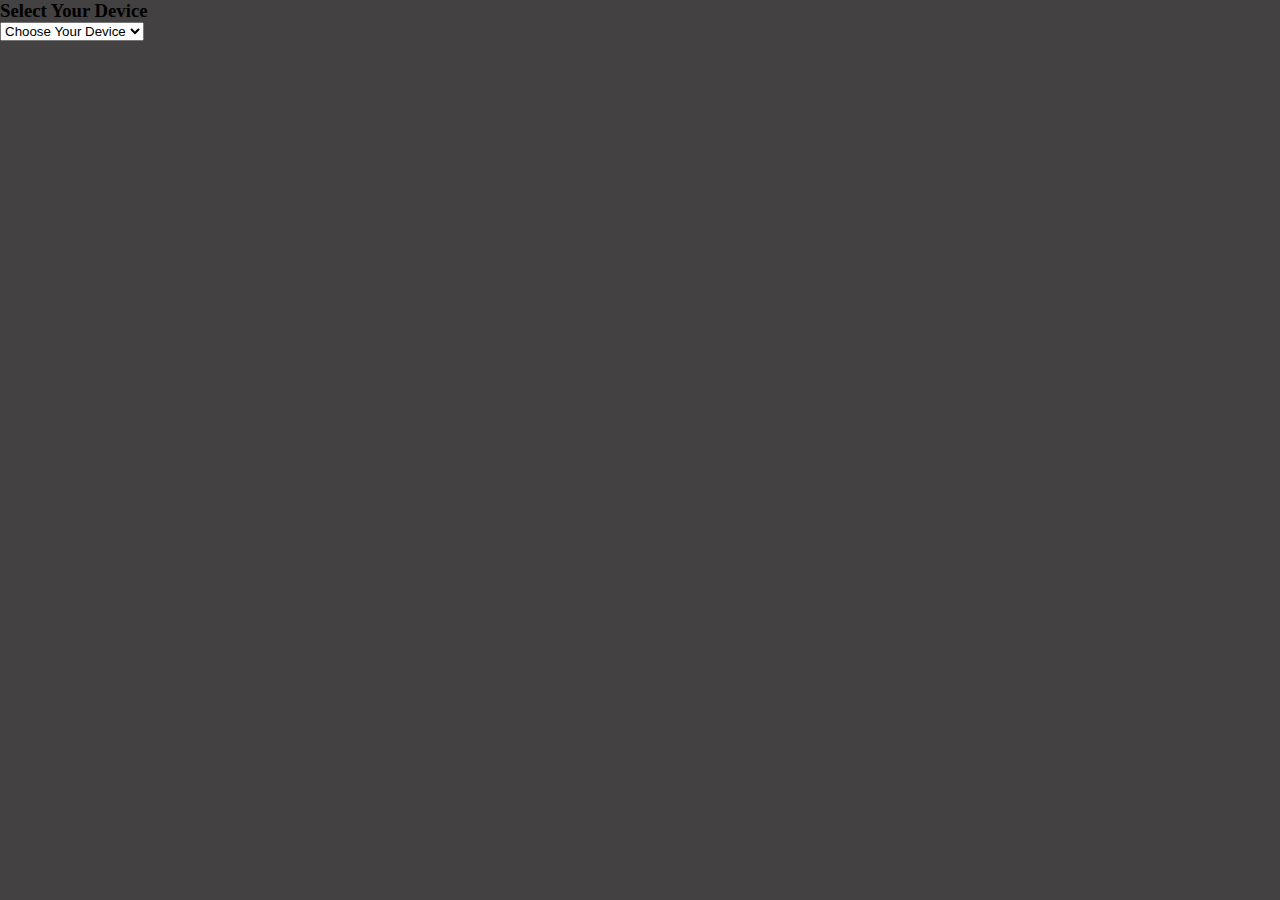
<file: p1/index.html>
<!DOCTYPE html>
<html lang="en">
<head>
    <meta charset="UTF-8">
    <meta name="viewport" content="width=device-width, initial-scale=1.0">
    <title>Document</title>
    <style>
        * {
            margin: 0;
            padding: 0;
            box-sizing: border-box;
        }
        html, body {
            height: 100%;
            width: 100%;
            background-color: #434141;
        }
        h3 {
            text-transform: capitalize;
        }
    </style>
</head>
<body>
    <h3>Select Your Device</h3>
    <select>
        <option selected disabled>Choose Your Device</option>
        <option value="samsung">Samsung</option>
        <option value="moto">Moto</option>
        <option value="apple">Apple</option>
        <option value="vivo">Vivo</option>
    </select>
    <script src="script.js"></script>
</body>
</html>
</file>
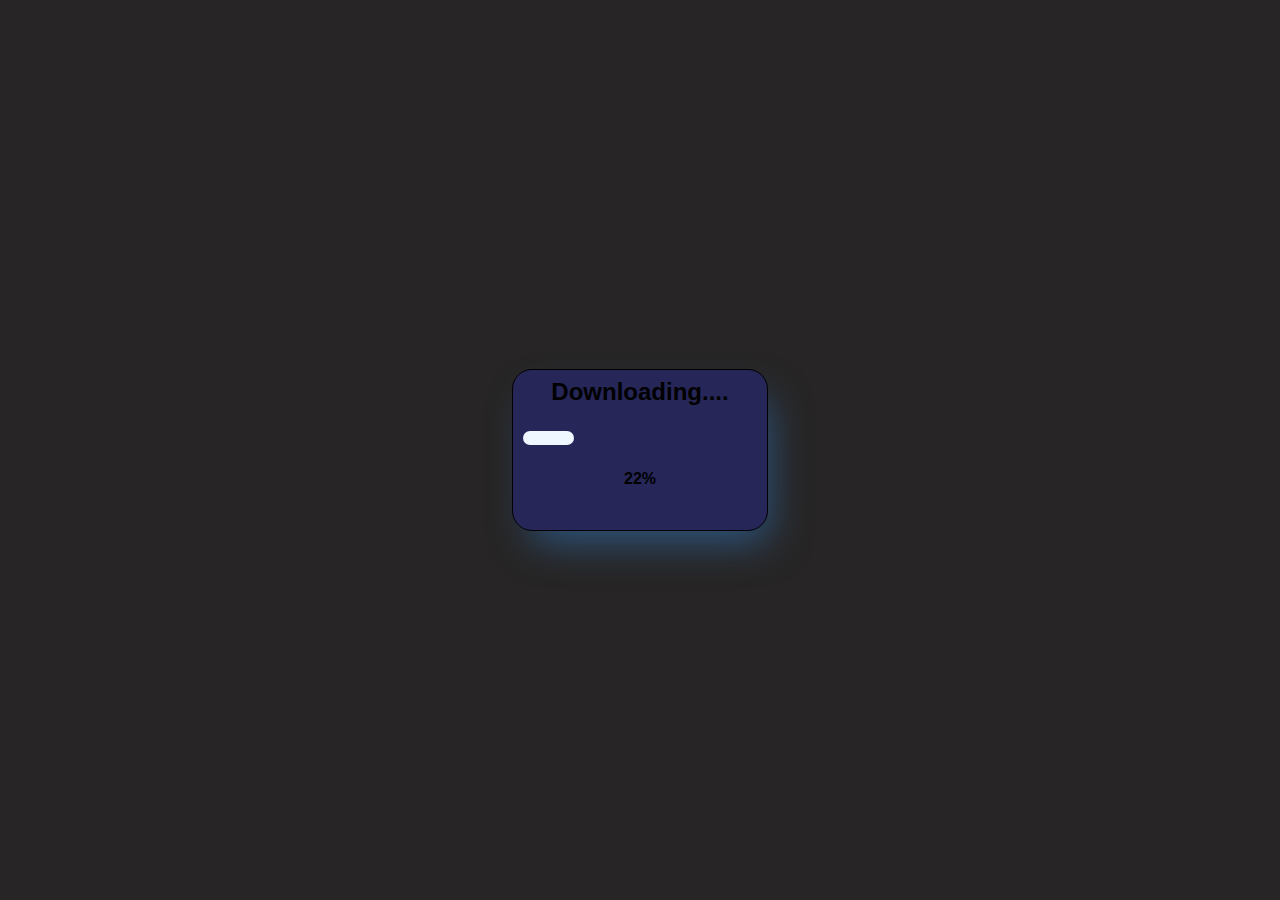
<file: p10/index.html>
<!DOCTYPE html>
<html lang="en">
<head>
    <meta charset="UTF-8">
    <meta name="viewport" content="width=device-width, initial-scale=1.0">
    <title>Document</title>
    <style>
        * {
            margin: 0;
            padding: 0;
            box-sizing: border-box;
        }

    html, body {
        height: 100%;
        width: 100%;
    }
    #main {
        height: 100%;
        width: 100%;
        background-color: #272525;
        display: flex;
        flex-direction: column;
        align-items: center;
        justify-content: center;
    }
    #box {
        height: 18%;
        width: 20%;
        background-color: rgb(38, 38, 88);
        border: 1px solid #000;
        border-radius: 20px;
        box-shadow: rgb(45, 87, 131) 10px 20px 40px -10px;
        /* display: flex;
        flex-direction: column;
        align-items: center;
        justify-content: space-around; */
        padding: 8px 10px;
        text-align: center;
        font-family: Arial, Helvetica, sans-serif;
    }
    #progressbar {
        height: 10%;
        width: 0%;
        background-color: aliceblue;
        border-radius: 14px;
        margin: 25px 0 25px 0  ;
    }
    </style>
</head>
<body>
    <div id="main">
        <div id="box">
            <h2>Downloading....</h2>
            <div id="progressbar"></div>
            <h4>0%</h4>
        </div>
    </div>
    <script src="script.js"></script>
</body>
</html>
</file>
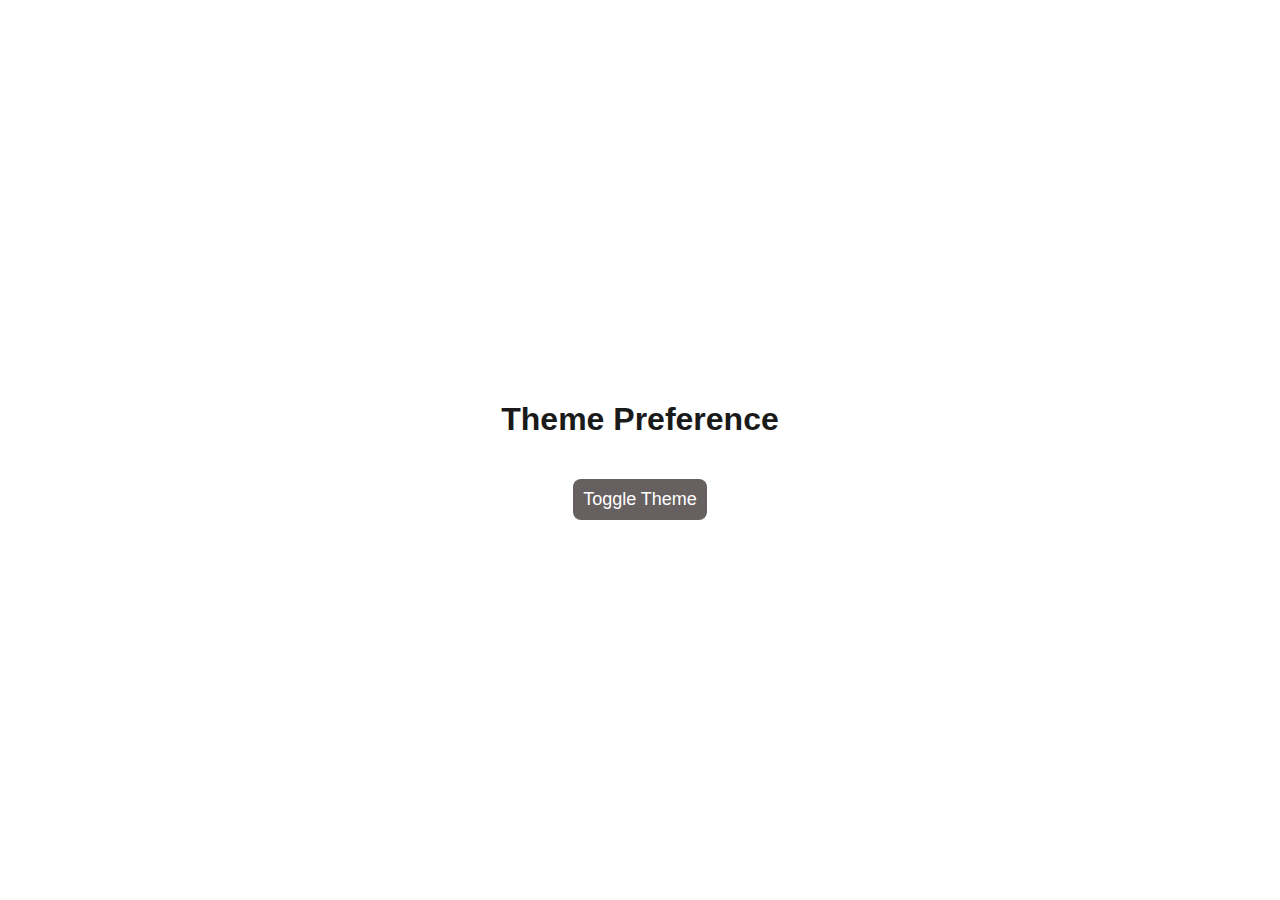
<file: p11/index.html>
<!DOCTYPE html>
<html lang="en">
<head>
    <meta charset="UTF-8">
    <meta name="viewport" content="width=device-width, initial-scale=1.0">
    <title>Document</title>
    <style>
        :root {
            --bg-light: #ffffff;
            --text-light: #1a1a1a;

            --bg-dark: #1e1e1e;
            --text-dark: #f5f5f5;
        }
        body.light {
            background-color: var(--bg-light);
            color: var(--text-light);
        }
        body.dark {
            background-color: var(--bg-dark);
            color: var(--text-dark);
        }
        body {
            margin: 0;
            font-family: Arial, Helvetica, sans-serif;
            transition:
                background-color 0.3s ease,
                color 0.3s ease;
        }
        #container {
            height: 100vh;
            display: flex;
            flex-direction: column;
            justify-content: center;
            align-items: center;
        }
        #toggleTheme {
            margin-top: 20px;
            padding: 10px;
            border: none;
            border-radius: 8px;
            background-color: #676060;
            font-size: 18px;
            color: #ffffff;
            cursor: pointer;
        }
    </style>
</head>
<body>
    <div id="container">
        <h1>Theme Preference</h1>
        <button id="toggleTheme">Toggle Theme</button>
    </div>
    <script src="script.js"></script>
</body>
</html>
</file>
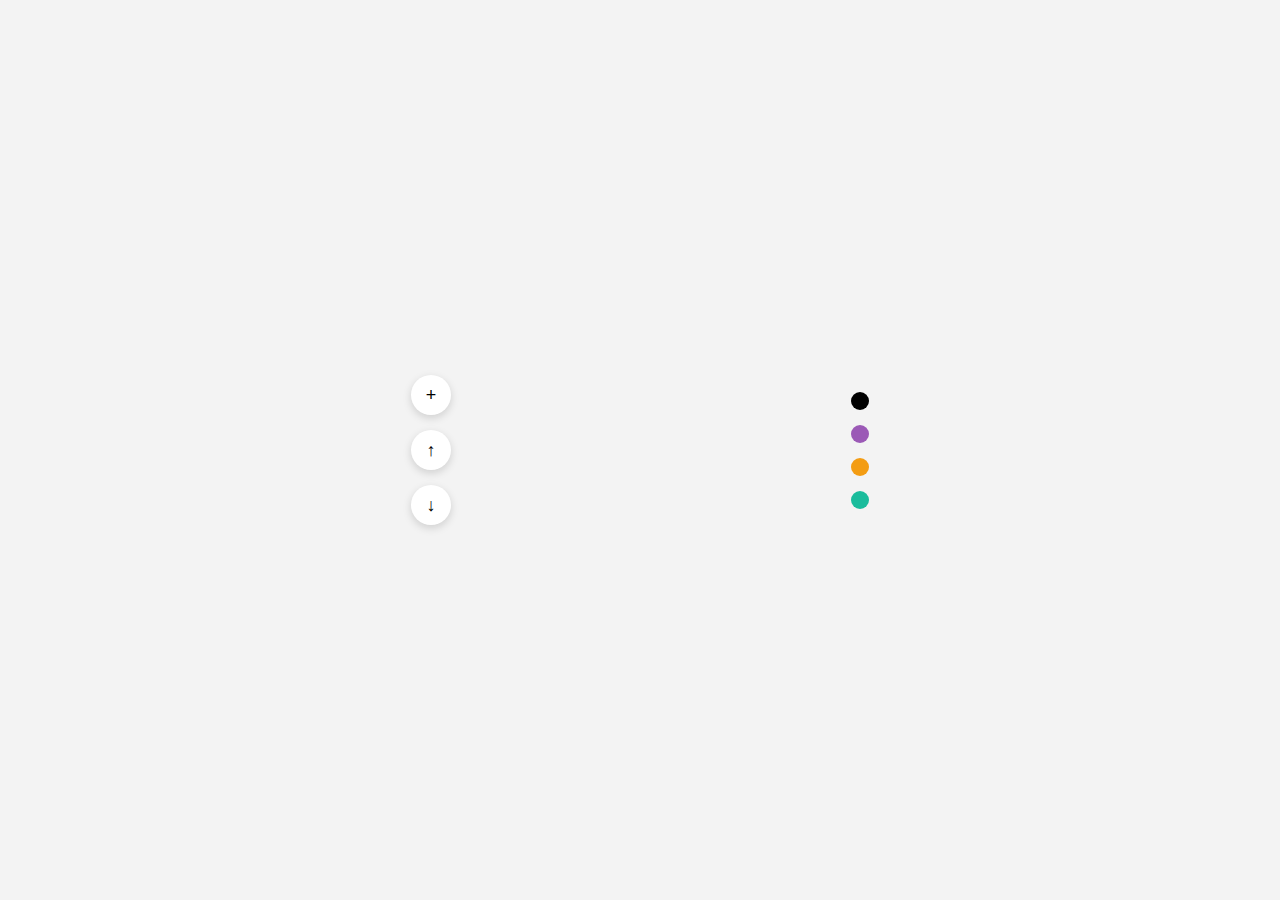
<file: p13/index.html>
<!DOCTYPE html>
<html lang="en">

<head>
    <meta charset="UTF-8">
    <meta name="viewport" content="width=device-width, initial-scale=1.0">
    <link rel="stylesheet" href="style.css">
    <title>Main-Project</title>
</head>

<body>
    <div class="main">
        <!-- form -->
        <form class="formCard">
            <h2>New Call</h2>
            <label>Image URL</label>
            <input autocomplete="off" required type="text" name="imgUrl" placeholder="https://example.com/photo.jpg">

            <label>Full Name</label>
            <input autocomplete="off" required type="text" name="fullname"  placeholder="Enter full name">

            <label>Home Town</label>
            <input autocomplete="off" required type="text" name="hometown" placeholder="Enter home town">

            <label>Purpose</label>
            <input autocomplete="off" required type="text" name="purpose" placeholder="e.g., Quick appointment note">

            <label>Category</label>
            <div class="category">
                <label class="chip emergency"><input required type="radio" name="typeofcategory" value="emergency">
                    Emergency</label>
                <label class="chip important"><input required type="radio" name="typeofcategory" value="important">
                    Important</label>
                <label class="chip urgent"><input required type="radio" name="typeofcategory" value="urgent"> Urgent</label>
                <label class="chip norush"><input required type="radio" name="typeofcategory" value="norush"> No Rush</label>
            </div>

            <div class="press">
                <button type="submit" class="prs open">Create Note</button>
                <button type="button" class="prs shut">Close</button>
            </div>
        </form>

        <!-- profile card -->
        <div class="show-card">
            <!-- Side controls -->
            <div class="side-controls">
                <div class="circle-btn plus">+</div>
                <div class="circle-btn up">↑</div>
                <div class="circle-btn down">↓</div>
            </div>

            <!--card stack-->
            <div class="card-self">
                <!-- <div class="card">
                    <div class="profile">
                        <img src="https://randomuser.me/api/portraits/women/44.jpg" alt="Profile">
                        <h2>Fatima Uma</h2>
                    </div>
                    <div class="info hometown">
                        <span>Home town</span>
                        <span>Singapore</span>
                    </div>
                    <div class="info booking">
                        <span>Bookings</span>
                        <span>3 times</span>
                    </div>
                    <div class="buttons">
                        <button class="btn call">Call</button>
                        <button class="btn message">Message</button>
                    </div>
                </div> -->
                <!-- <div class="card">
                </div>
                <div class="card">
                </div> -->
            </div>

            <!-- Color dots -->
            <div class="colors">
                <div class="color-dot black"></div>
                <div class="color-dot purple"></div>
                <div class="color-dot orange"></div>
                <div class="color-dot teal"></div>
            </div>
        </div>
    </div>
    <script src="script.js"></script>
</body>

</html>
</file>
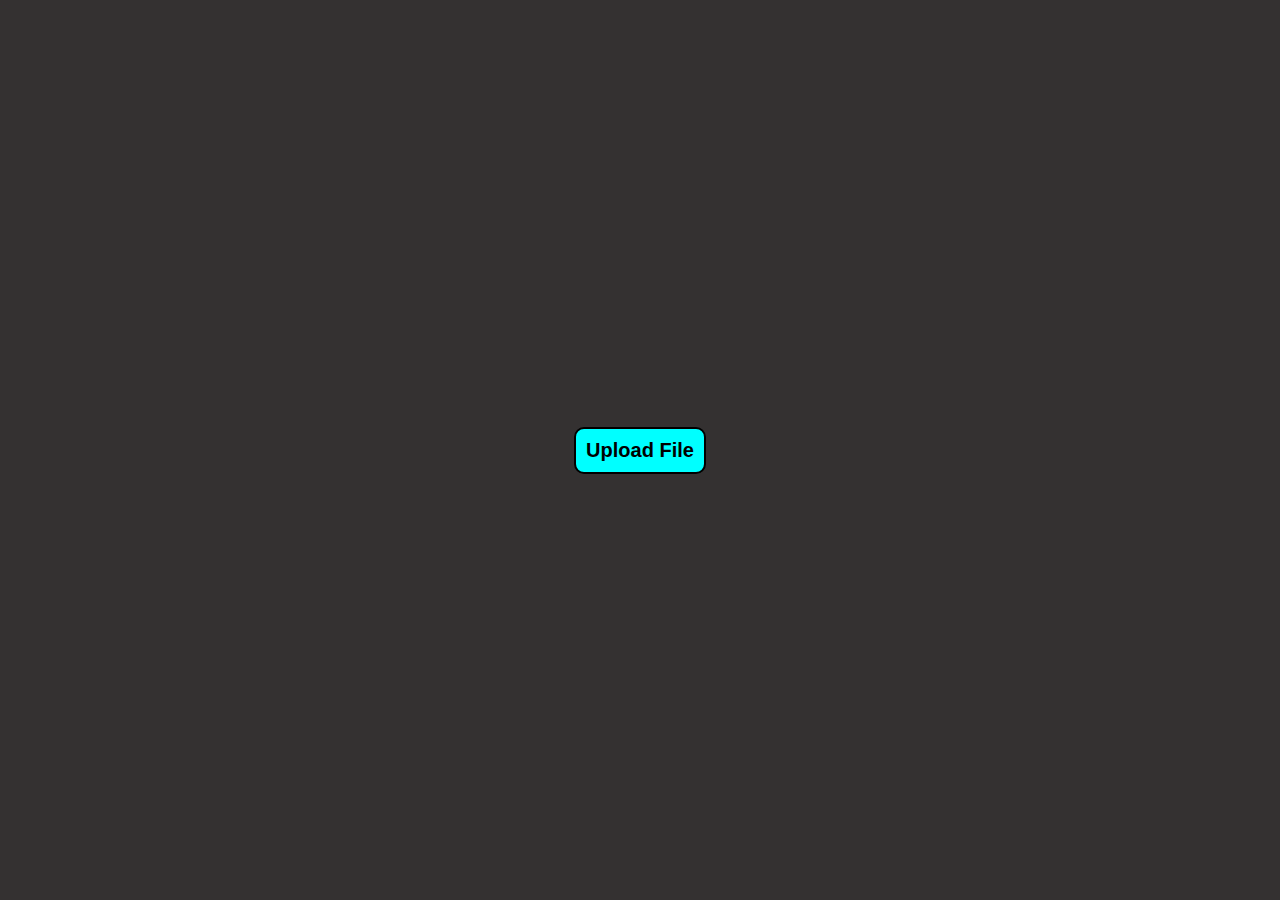
<file: p3/index.html>
<!DOCTYPE html>
<html lang="en">
<head>
    <meta charset="UTF-8">
    <meta name="viewport" content="width=device-width, initial-scale=1.0">
    <title>Document</title>
        <style>
        * {
            margin: 0;
            padding: 0;
            box-sizing: border-box;
        }
        html, body {
            height: 100%;
            width: 100%;
        }
        #main {
            height: 100%;
            width: 100%;
            background-color: #343131;
            user-select: none;
            display: flex;
            align-items: center;
            justify-content: center;
        }
        #fileinp {
            display: none;
        }
        #upload {
            font-family: Arial, Helvetica, sans-serif;
            font-size: 20px;
            font-weight: 600;
            border: 2px solid black;
            background-color: aqua;
            border-radius: 10px;
            padding: 10px 10px;
        }
    </style>
</head>
<body>
    <div id="main">
        <input id="fileinp" type="file">
        <div id="upload">
            Upload File
        </div>
    </div>
    <script src="script.js"></script>
</body>
</html>
</file>
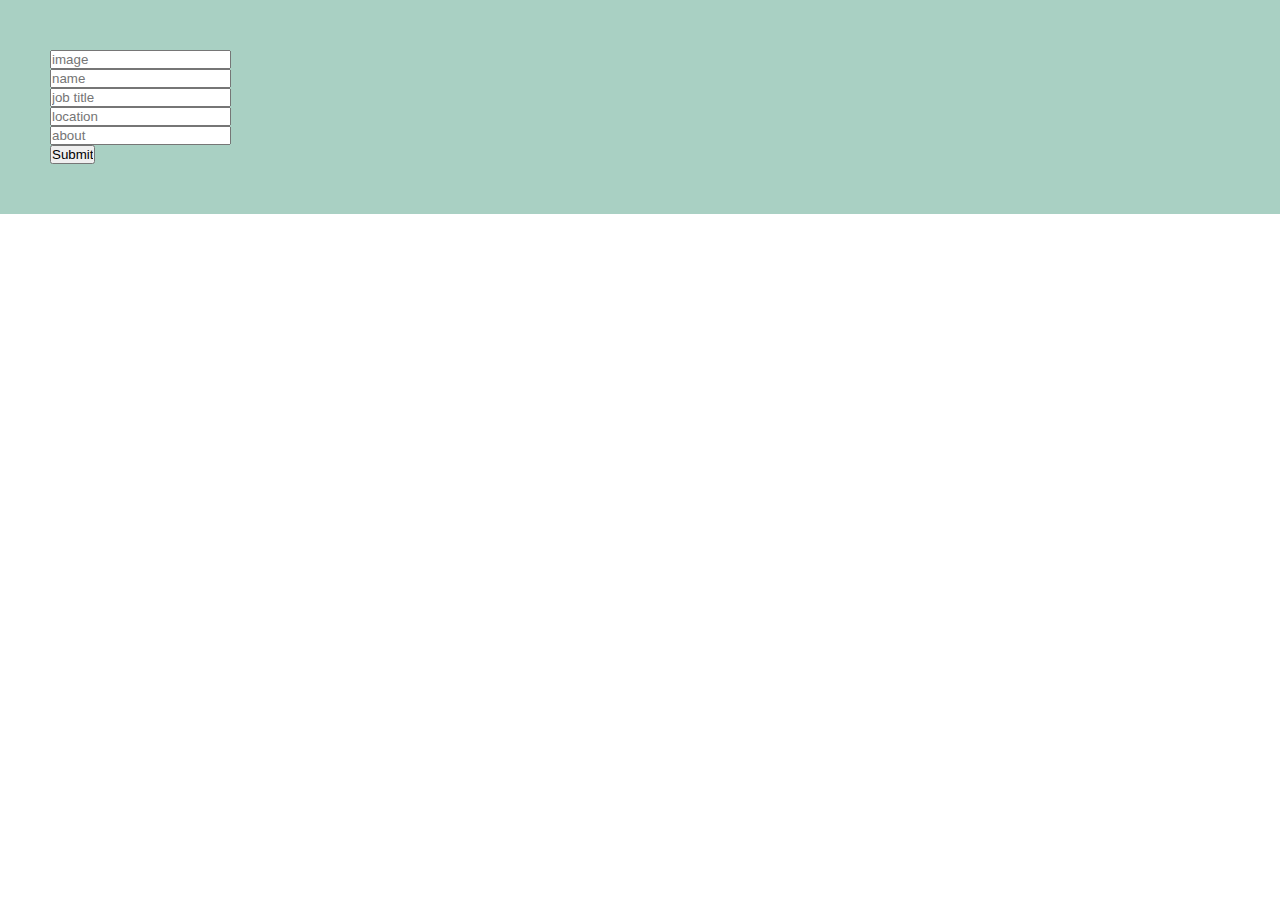
<file: p4/index.html>
<!DOCTYPE html>
<html lang="en">
<head>
    <meta charset="UTF-8">
    <meta name="viewport" content="width=device-width, initial-scale=1.0">
    <link rel="stylesheet" href="style.css">
    <title>Document</title>
</head>
<body>
    <div id="main">
        <form action="">
            <input placeholder="image" type="text">
            <input placeholder="name" type="text">
            <input placeholder="job title" type="text">
            <input placeholder="location" type="text">
            <input placeholder="about" type="text">
            <input type="submit">
        </form>
        <!-- <div class="card">
            <div class="profile">
                <img src="https://images.unsplash.com/photo-1534528741775-53994a69daeb?q=80&w=1964&auto=format&fit=crop&ixlib=rb-4.1.0&ixid=M3wxMjA3fDB8MHxwaG90by1wYWdlfHx8fGVufDB8fHx8fA%3D%3D" alt="">
            </div>
            <h3 class="name">Neha Shekhawat</h3>
            <h3 class="proffession">Model</h3>
            <h3 class="location">Mumbai</h3>
            <p>A fashion model with high ambition for the industrie.</p>
        </div> -->
    </div>
    <script src="script.js"></script>
</body>
</html>
</file>
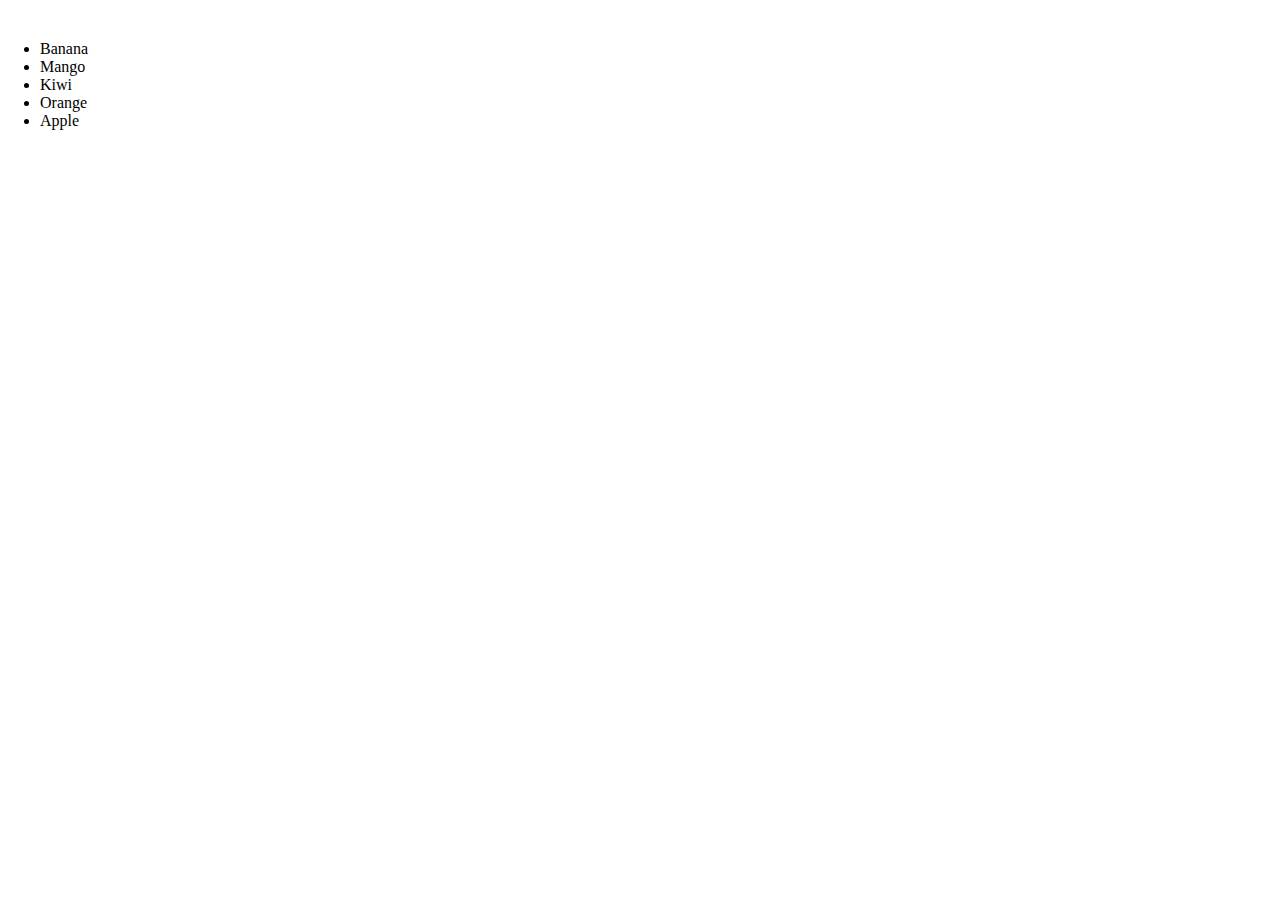
<file: p6/index.html>
<!DOCTYPE html>
<html lang="en">
<head>
    <meta charset="UTF-8">
    <meta name="viewport" content="width=device-width, initial-scale=1.0">
    <link rel="stylesheet" href="style.css">
    <title>Document</title>
</head>
<body>
    <div id="main">
        <ul>
            <li>Banana</li>
            <li>Mango</li>
            <li>Kiwi</li>
            <li>Orange</li>
            <li>Apple</li>
        </ul>
    </div>
    <script src="script.js"></script>
</body>
</html>
</file>
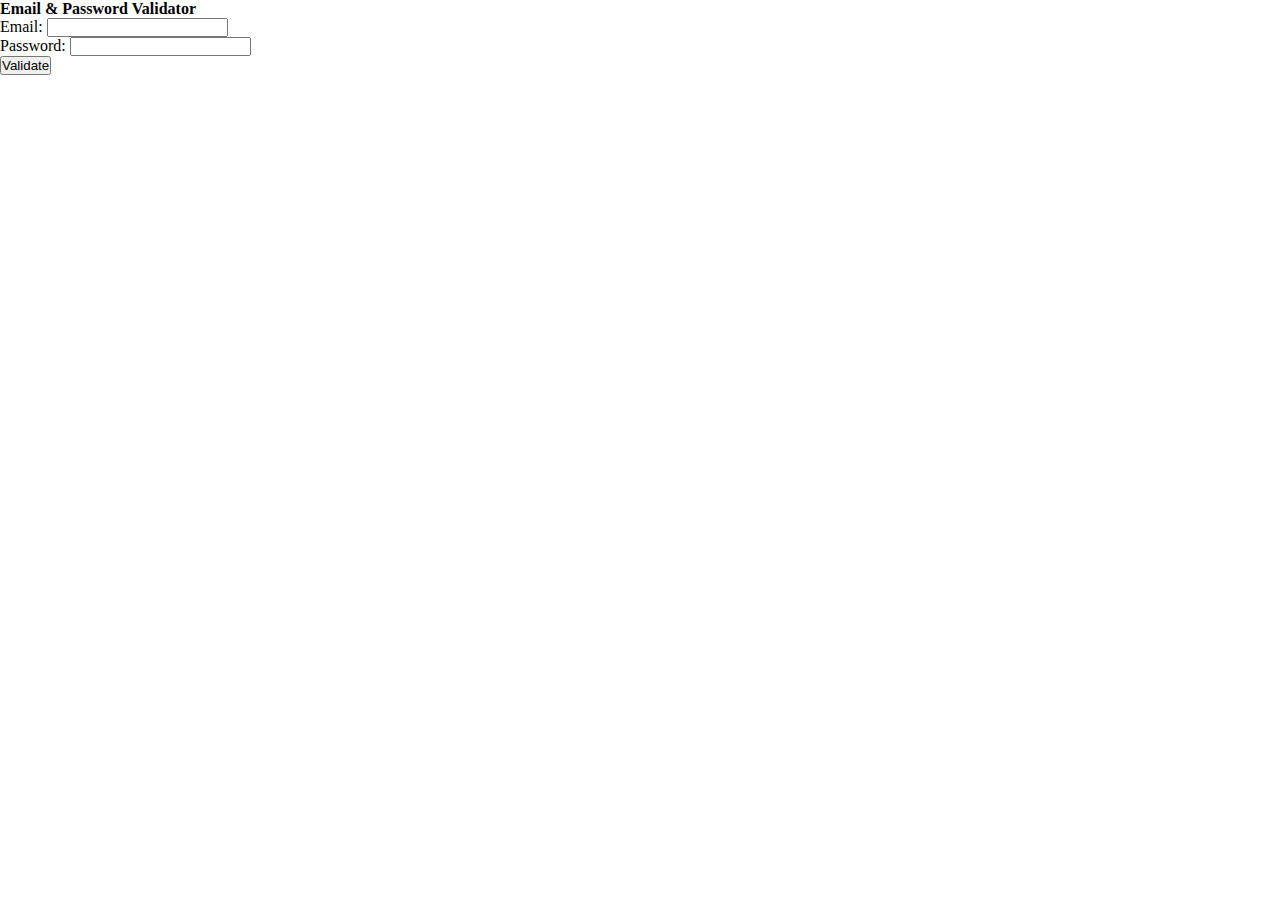
<file: p8/index.html>
<!DOCTYPE html>
<html lang="en">
<head>
    <meta charset="UTF-8">
    <meta name="viewport" content="width=device-width, initial-scale=1.0">
    <link rel="stylesheet" href="style.css">
    <title>Document</title>
</head>
<body>
    <div id="box">
            <div id="container">
                <h4>Email & Password Validator</h4>
                <form autocomplete="off" id="login-form">
                    <div class="form-group">
                        <label for="email">Email:</label>
                        <input id="email" type="email">
                        <small class="error" id="emailerror"></small>
                    </div>
                    <div class="form-group">
                        <label for="password">Password:</label>
                        <input id="password" type="password">
                        <small class="error" id="passworderror"></small>
                    </div>
                    <button type="submit">Validate</button>
                </form>
                <div id="result-message"></div>
            </div>
    </div>

    <script src="script.js"></script>
</body>
</html>
</file>
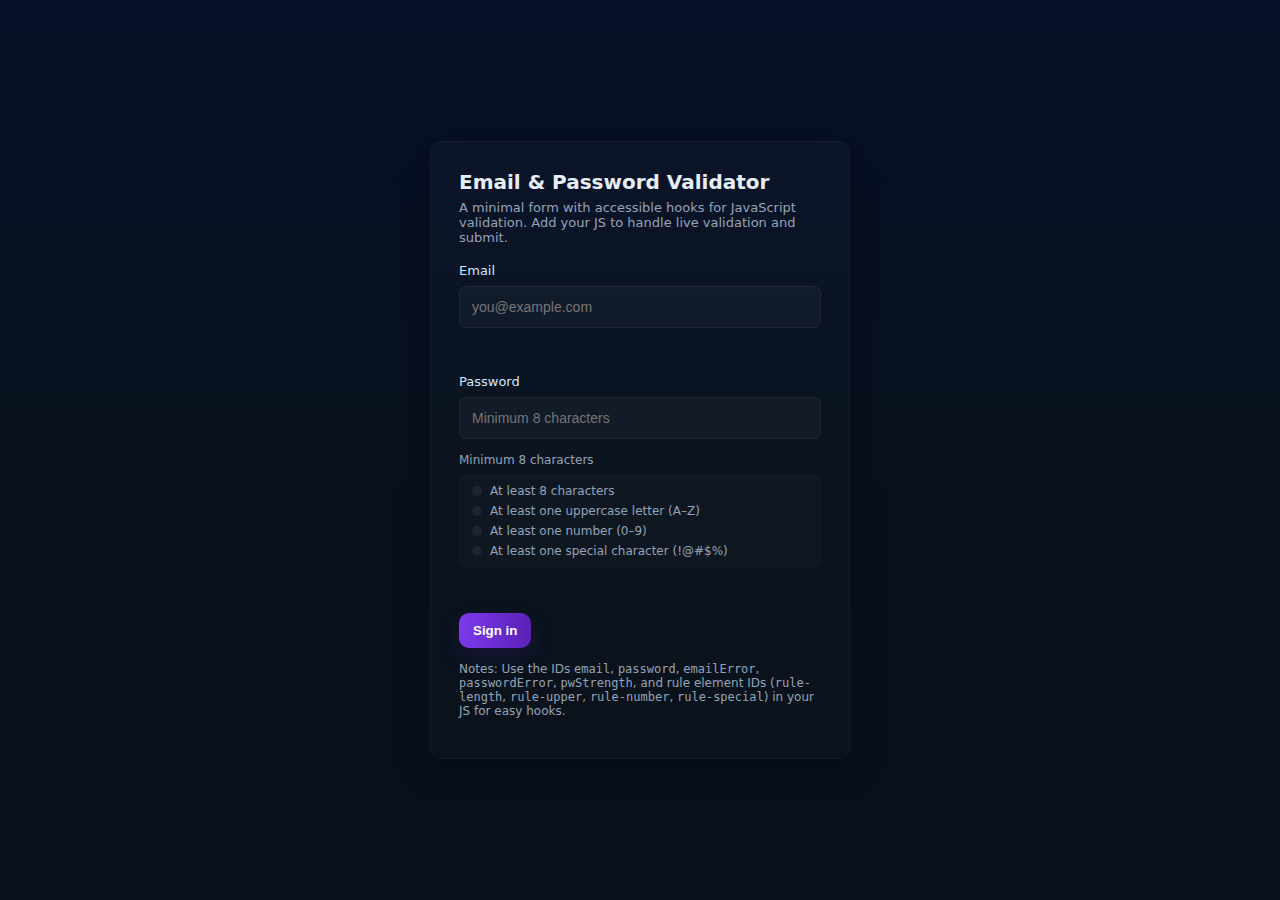
<file: p9/index.html>
<!doctype html>
<html lang="en">
<head>
  <meta charset="utf-8">
  <meta name="viewport" content="width=device-width,initial-scale=1">
  <title>Email & Password Validator (HTML + CSS)</title>
  <style>
    :root{
      --bg:#0f1724;
      --card:#0b1220;
      --muted:#94a3b8;
      --accent:#7c3aed;
      --danger:#ef4444;
      --success:#10b981;
      --glass: rgba(255,255,255,0.03);
      font-family: Inter, system-ui, -apple-system, 'Segoe UI', Roboto, "Helvetica Neue", Arial;
    }

    *{box-sizing:border-box}
    html,body{height:100%;margin:0}
    body{
      background: linear-gradient(180deg, #071028 0%, #08111a 60%);
      color:#e6eef8;
      display:flex;
      align-items:center;
      justify-content:center;
      padding:24px;
      -webkit-font-smoothing:antialiased;
      -moz-osx-font-smoothing:grayscale;
    }

    .card{
      width:100%;
      max-width:420px;
      background: linear-gradient(180deg, rgba(255,255,255,0.02), rgba(255,255,255,0.01));
      border-radius:12px;
      padding:28px;
      box-shadow: 0 8px 30px rgba(2,6,23,0.6);
      border:1px solid rgba(255,255,255,0.04);
    }

    h1{font-size:20px;margin:0 0 6px}
    p.lead{color:var(--muted);margin:0 0 18px;font-size:13px}

    form{display:grid;gap:14px}

    .field{display:flex;flex-direction:column;gap:8px}
    label{font-size:13px;color:#cfe7ff}

    input[type="email"], input[type="password"]{
      padding:12px 12px;
      border-radius:8px;
      border:1px solid rgba(255,255,255,0.06);
      background:var(--glass);
      color:inherit;
      font-size:14px;
      outline:none;
      transition:box-shadow .18s,border-color .18s,transform .08s;
    }

    input:focus{
      box-shadow: 0 6px 18px rgba(124,58,237,0.14);
      border-color: rgba(124,58,237,0.8);
      transform: translateY(-1px);
    }

    .hint{font-size:12px;color:var(--muted)}

    .row{display:flex;gap:10px;align-items:center}

    .btn{
      display:inline-block;padding:10px 14px;border-radius:10px;border:none;cursor:pointer;font-weight:600;background:linear-gradient(90deg,var(--accent),#5b21b6);color:#fff;
      box-shadow: 0 8px 20px rgba(92,33,187,0.18);
    }

    .errors{font-size:13px;min-height:24px}
    .error{color:var(--danger);font-size:13px}
    .ok{color:var(--success);font-size:13px}

    /* Password rules list */
    .pw-rules{display:flex;flex-direction:column;gap:6px;padding:8px 12px;background:rgba(255,255,255,0.02);border-radius:8px;border:1px solid rgba(255,255,255,0.02)}
    .rule{font-size:12px;color:var(--muted);display:flex;gap:8px;align-items:center}
    .rule .dot{width:10px;height:10px;border-radius:999px;background:rgba(255,255,255,0.06)}
    .rule.ok .dot{background:var(--success)}
    .rule.fail .dot{background:var(--danger)}
    .rule.ok{color:var(--success)}
    .rule.fail{color:var(--muted)}

    .meta{display:flex;justify-content:space-between;align-items:center;margin-top:6px;font-size:12px;color:var(--muted)}

    /* small screens tweak */
    @media (max-width:420px){.card{padding:18px}}
  </style>
</head>
<body>
  <main class="card" role="main">
    <h1>Email & Password Validator</h1>
    <p class="lead">A minimal form with accessible hooks for JavaScript validation. Add your JS to handle live validation and submit.</p>

    <form id="authForm" novalidate>
      <div class="field">
        <label for="email">Email</label>
        <input id="email" name="email" type="email" autocomplete="email" placeholder="you@example.com" required>
        <div class="errors" aria-live="polite">
          <span id="emailError" class="error" hidden></span>
        </div>
      </div>

      <div class="field">
        <label for="password">Password</label>
        <input id="password" name="password" type="password" autocomplete="current-password" placeholder="Minimum 8 characters" required>
        <div class="meta">
          <span class="hint">Minimum 8 characters</span>
          <span id="pwStrength" class="ok" aria-live="polite"></span>
        </div>

        <div class="pw-rules" aria-hidden="false">
          <div class="rule" id="rule-length"><span class="dot"></span>At least 8 characters</div>
          <div class="rule" id="rule-upper"><span class="dot"></span>At least one uppercase letter (A–Z)</div>
          <div class="rule" id="rule-number"><span class="dot"></span>At least one number (0–9)</div>
          <div class="rule" id="rule-special"><span class="dot"></span>At least one special character (!@#$%)</div>
        </div>

        <div class="errors" aria-live="polite">
          <span id="passwordError" class="error" hidden></span>
        </div>
      </div>

      <div class="row">
        <button type="submit" class="btn">Sign in</button>
        <div style="flex:1"></div>
      </div>
    </form>

    <p style="font-size:12px;color:var(--muted);margin-top:14px">Notes: Use the IDs <code>email</code>, <code>password</code>, <code>emailError</code>, <code>passwordError</code>, <code>pwStrength</code>, and rule element IDs (<code>rule-length</code>, <code>rule-upper</code>, <code>rule-number</code>, <code>rule-special</code>) in your JS for easy hooks.</p>
  </main>
</body>
</html>
</file>
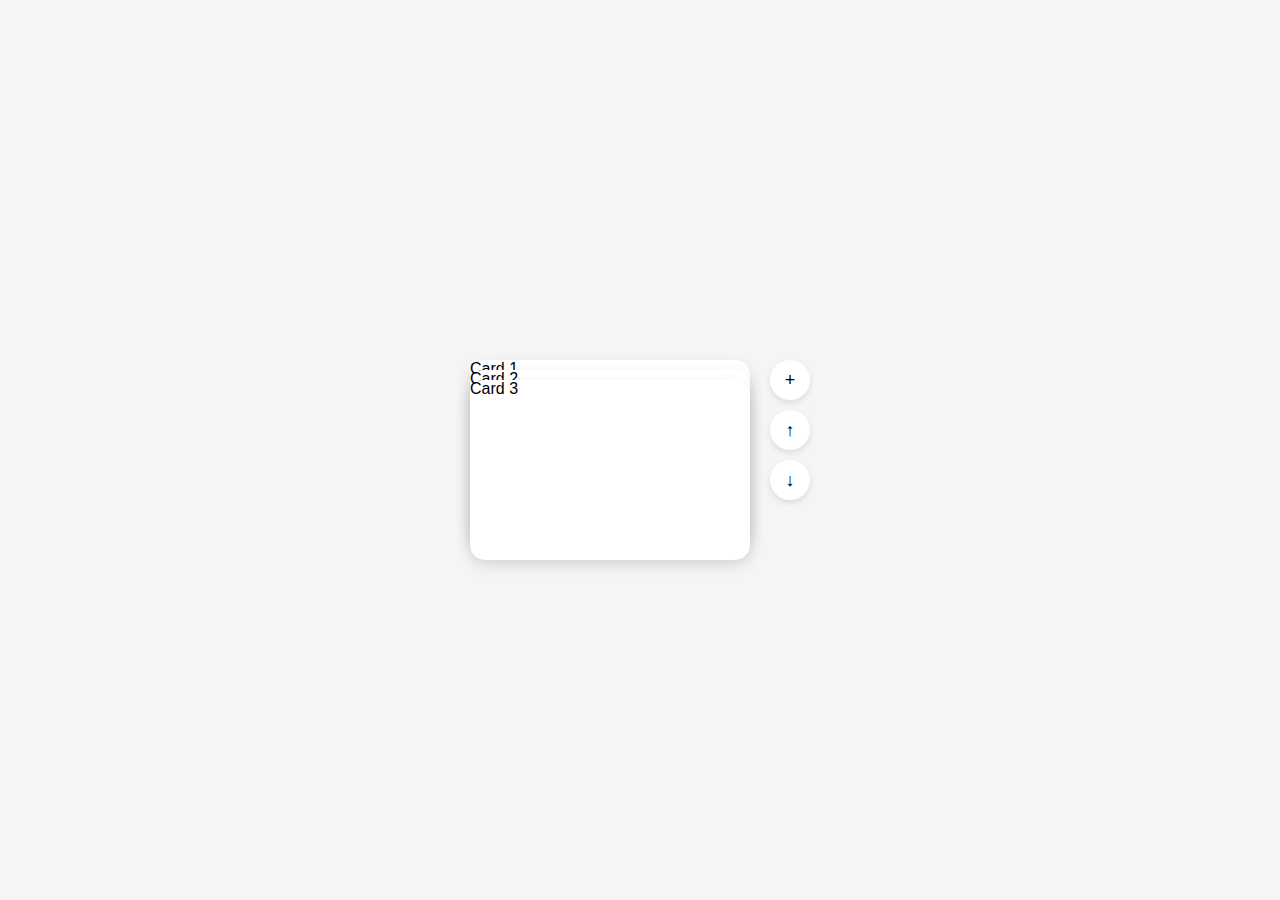
<file: test.html>
<!DOCTYPE html>
<html lang="en">

<head>
    <meta charset="UTF-8">
    <meta name="viewport" content="width=device-width, initial-scale=1.0">
    <title>Document</title>
    <style>
        body {
            font-family: Arial, sans-serif;
            background: #f5f5f5;
            display: flex;
            justify-content: center;
            align-items: center;
            height: 100vh;
            margin: 0;
        }

        .main {
            display: flex;
            gap: 20px;
        }

        /* Card stack */
        .card-stack {
            position: relative;
            width: 280px;
            height: 180px;
        }

        .user-card {
            position: absolute;
            width: 100%;
            height: 100%;
            background: white;
            border-radius: 15px;
            box-shadow: 0 6px 15px rgba(0, 0, 0, 0.1);
        }

        .user-card:nth-child(1) {
            top: 0;
        }

        .user-card:nth-child(2) {
            top: 10px;
        }

        .user-card:nth-child(3) {
            top: 20px;
        }

        /* Action buttons */
        .actions {
            display: flex;
            flex-direction: column;
            gap: 10px;
        }

        .actions button {
            width: 40px;
            height: 40px;
            border: none;
            border-radius: 50%;
            background: white;
            box-shadow: 0 3px 6px rgba(0, 0, 0, 0.1);
            font-size: 18px;
            cursor: pointer;
        }

        /* Modal (hidden by default) */
        .modal {
            position: fixed;
            top: 0;
            left: 0;
            width: 100%;
            height: 100%;
            display: none;
            justify-content: center;
            align-items: center;
            background: rgba(0, 0, 0, 0.4);
        }

        /* Show modal */
        .modal.active {
            display: flex;
        }

        /* Form card */
        .form-card {
            background: white;
            padding: 20px;
            border-radius: 15px;
            width: 350px;
            box-shadow: 0 6px 20px rgba(0, 0, 0, 0.2);
        }

        .form-card h2 {
            margin-bottom: 15px;
        }

        .form-card label {
            display: block;
            margin: 10px 0 5px;
        }

        .form-card input {
            width: 100%;
            padding: 10px;
            border-radius: 8px;
            border: 1px solid #ddd;
            margin-bottom: 10px;
        }

        .categories {
            display: flex;
            gap: 10px;
            flex-wrap: wrap;
        }

        .categories span {
            padding: 5px 12px;
            border-radius: 20px;
            border: 1px solid;
        }

        .emergency {
            border-color: red;
            color: red;
        }

        .important {
            border-color: orange;
            color: orange;
        }

        .urgent {
            border-color: purple;
            color: purple;
        }

        .norush {
            border-color: gray;
            color: gray;
        }

        .create {
            width: 100%;
            padding: 10px;
            background: black;
            color: white;
            border: none;
            border-radius: 10px;
            margin-top: 10px;
        }

        .closeBtn {
            width: 100%;
            padding: 10px;
            background: #e74c3c;
            color: white;
            border: none;
            border-radius: 10px;
            margin-top: 10px;
        }
    </style>
</head>

<body>
    <div class="main">
        <!-- Profile card stack -->
        <div class="card-stack">
            <div class="user-card">Card 1</div>
            <div class="user-card">Card 2</div>
            <div class="user-card">Card 3</div>
        </div>

        <!-- Action buttons -->
        <div class="actions">
            <button id="addBtn">+</button>
            <button>↑</button>
            <button>↓</button>
        </div>
    </div>

    <!-- Hidden popup form -->
    <div class="modal" id="formModal">
        <div class="form-card">
            <h2>New Call</h2>
            <form>
                <label>Image URL</label>
                <input type="text" placeholder="https://example.com/photo.jpg">

                <label>Full Name</label>
                <input type="text" placeholder="Enter full name">

                <label>Home Town</label>
                <input type="text" placeholder="Enter home town">

                <label>Purpose</label>
                <input type="text" placeholder="e.g., Quick appointment note">

                <label>Category</label>
                <div class="categories">
                    <label><input type="checkbox"> <span class="emergency">Emergency</span></label>
                    <label><input type="checkbox"> <span class="important">Important</span></label>
                    <label><input type="checkbox"> <span class="urgent">Urgent</span></label>
                    <label><input type="checkbox"> <span class="norush">No Rush</span></label>
                </div>

                <button type="submit" class="create">Create Note</button>
                <button type="button" class="closeBtn">Close</button>
            </form>
        </div>
    </div>
    <script src="test.js"></script>
</body>

</html>
</file>
<file: p13/style.css>
* {
    margin: 0;
    padding: 0;
    box-sizing: border-box;
}

html,
body {
    width: 100%;
    height: 100%;
}

.main {
    font-family: Arial, sans-serif;
    background: #f3f3f3;
    display: flex;
    justify-content: center;
    align-items: center;
    height: 100vh;
}

/* form */
.formCard {
    display: none;
    background: #fff;
    padding: 25px;
    border-radius: 16px;
    width: 350px;
    box-shadow: 0px 4px 12px rgba(0, 0, 0, 0.1);
}

h2 {
    margin-bottom: 20px;
    font-size: 20px;
    font-weight: 600;
}

label {
    display: block;
    margin: 12px 0 6px;
    font-size: 14px;
    color: #333;
}

input {
    width: 100%;
    padding: 10px 12px;
    border: 1px solid #ddd;
    border-radius: 8px;
    outline: none;
    font-size: 14px;
    transition: border 0.2s ease;
}

input:focus {
    border-color: #000;
}

.category {
    margin-top: 10px;
    display: flex;
    flex-wrap: wrap;
    gap: 10px;
}

.chip {
    display: flex;
    align-items: center;
    gap: 6px;
    padding: 6px 12px;
    border-radius: 20px;
    font-size: 13px;
    cursor: pointer;
    border: 1.5px solid;
    background: #fff;
    transition: all 0.2s ease;
}

.chip input {
    accent-color: inherit;
    margin: 0;
}

.emergency {
    border-color: #e74c3c;
    color: #e74c3c;
}

.important {
    border-color: #e67e22;
    color: #e67e22;
}

.urgent {
    border-color: #8e44ad;
    color: #8e44ad;
}

.norush {
    border-color: #7f8c8d;
    color: #7f8c8d;
}

.press {
    margin-top: 25px;
    display: flex;
    flex-direction: column;
    gap: 12px;
}

.prs {
    padding: 12px;
    border-radius: 25px;
    border: none;
    font-size: 15px;
    cursor: pointer;
    font-weight: 500;
}

.open {
    background: #000;
    color: #fff;
}

.shut {
    background: #e74c3c;
    color: #fff;
}

/* show-card ////////////////////////////////////////////////////////////////////////////////////////////*/

.show-card {
    display: flex;
    justify-content: center;
    align-items: center;
    height: 100vh;
    gap: 40px;
}

/* Card */
.card-self {
    position: relative;
    width: 320px;
    height: 180px;
}

/* Card */
.card {
    background: #fff;
    padding: 20px 25px;
    border-radius: 16px;
    box-shadow: 0px 4px 12px rgba(0, 0, 0, 0.1);
    width: 100%;
    height: 100%;
    position: absolute;
}

.card:nth-child(1) {
    top: 0;
    z-index: 3;
}

.card:nth-child(2) {
    top: 10px;
    z-index: 2;
}

.card:nth-child(3) {
    top: 20px;
    z-index: 1;
}

.profile {
    display: flex;
    align-items: center;
    margin-bottom: 15px;
}

.profile img {
    width: 50px;
    height: 50px;
    border-radius: 50%;
    object-fit: cover;
    margin-right: 15px;
}

.profile h2 {
    margin: 0;
    font-size: 18px;
    font-weight: 600;
}

/* Info rows */
.info {
    display: flex;
    justify-content: space-between;
    margin: 6px 0;
    font-size: 14px;
    color: #333;
}

/* Buttons */
.buttons {
    margin-top: 15px;
    display: flex;
    gap: 10px;
}

.btn {
    padding: 8px 18px;
    border-radius: 20px;
    border: none;
    cursor: pointer;
    font-size: 14px;
}

.btn.call {
    background: #000;
    color: #fff;
}

.btn.message {
    background: #eaeaea;
    color: #000;
}

/* Side controls */
.side-controls {
    display: flex;
    flex-direction: column;
    gap: 15px;
    align-items: center;
}

.circle-btn {
    width: 40px;
    height: 40px;
    border-radius: 50%;
    background: #fff;
    display: flex;
    justify-content: center;
    align-items: center;
    box-shadow: 0px 3px 8px rgba(0, 0, 0, 0.15);
    cursor: pointer;
    font-size: 18px;
}

/* Color dots */
.colors {
    display: flex;
    flex-direction: column;
    gap: 15px;
}

.color-dot {
    width: 18px;
    height: 18px;
    border-radius: 50%;
    cursor: pointer;
}

.black {
    background: #000;
}

.purple {
    background: #9b59b6;
}

.orange {
    background: #f39c12;
}

.teal {
    background: #1abc9c;
}
</file>
<file: p4/style.css>
* {
    margin: 0;
    padding: 0;
    box-sizing: border-box;
}
html, body {
    height: 100%;
    width: 100%;
}
#main {
    padding: 50px;
background-color: #a9d0c3;}

input { 
    display: block;
}

.card {
    max-width: 300px;
    background-color: burlywood;
    font-family: Arial, Helvetica, sans-serif;
    display: flex;
    flex-direction: column;
    align-items: center;
    gap: 20px;
    padding: 5px;
    border: 2px solid #000;
    border-radius: 10px;
    margin-top: 10px;
}

.profile {
    height: 80px;
    width: 80px;
    border-radius: 50%;
    border: 2px solid #000;
    background-color: chartreuse;
    overflow: hidden;
}

.profile img {
    height: 100%;
    width: 100%;
    object-fit: cover;
    object-position: center;
}
</file>
<file: p6/style.css>
* {
    margin: 0;
    padding: 0;
    box-sizing: border-box;
}

html, body {
    height: 100%;
    width: 100%;
}

#main {
    padding: 40px;
}

.li {
    text-decoration: line-through;
    color: red;
}
</file>
<file: p8/style.css>
* {
    margin: 0;
    padding: 0;
    box-sizing: border-box;
}
html, body {
    height: 100%;
    width: 100%;
}




.error {
    display: none;
}
</file>
